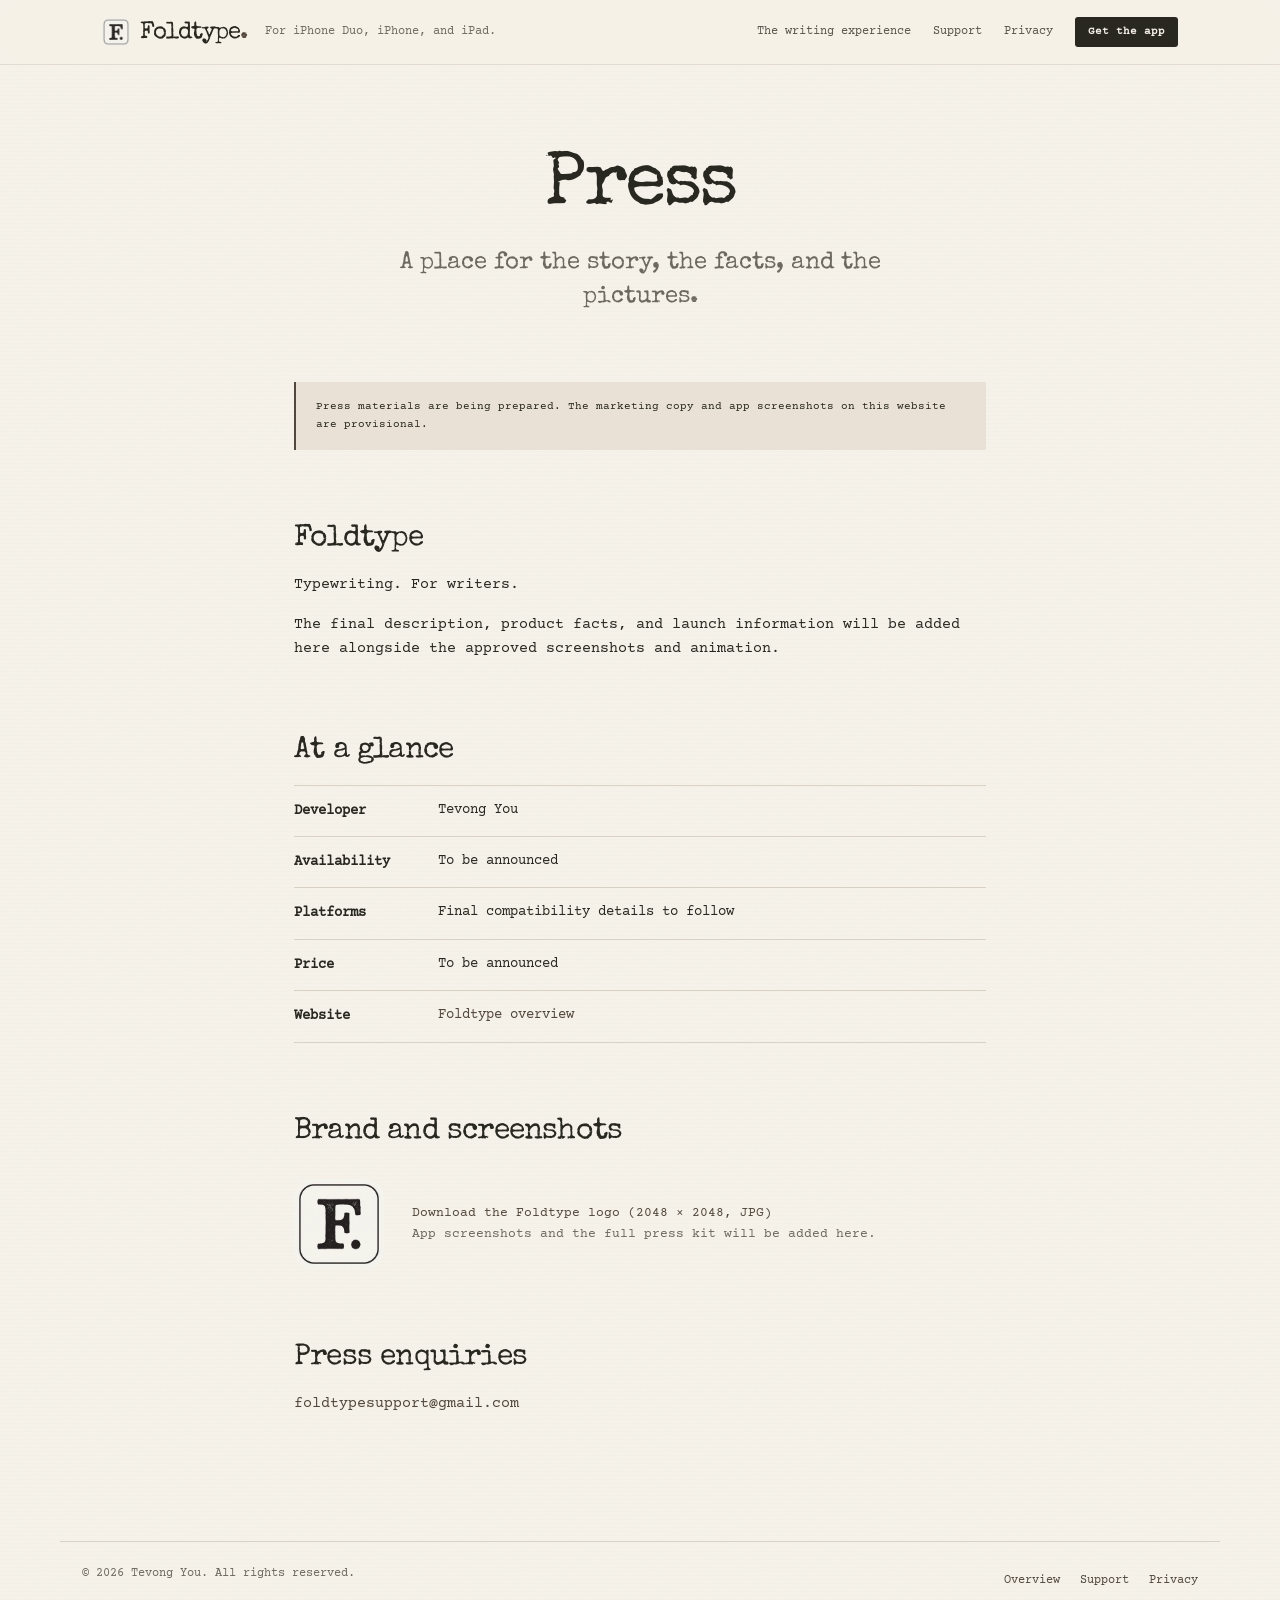
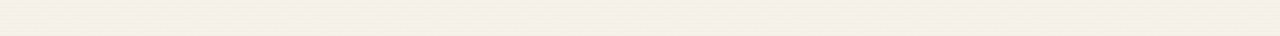
<file: press.html>
<!doctype html>
<html lang="en-GB">
<head>
<meta charset="utf-8">
<meta name="viewport" content="width=device-width, initial-scale=1">
<meta name="theme-color" content="#f5f1e8">
<title>Press · Foldtype</title>
<meta name="description" content="A place for the story, the facts, and the pictures.">
<link rel="canonical" href="https://foldleafreader.github.io/foldtype/press.html">
<link rel="icon" href="images/favicon.png" type="image/png">
<link rel="apple-touch-icon" href="images/apple-touch-icon.png">
<link rel="stylesheet" href="style.css">
<link rel="stylesheet" href="home.css">
<link rel="stylesheet" href="foldtype.css?v=public-v1-pages">
<script src="content.js?v=store-link-2" defer></script>
<script src="site.js?v=scroll-recovery-1" defer></script>
</head>
<body class="home doc">
<a class="skip-link" href="#main">Skip to content</a>
<header class="topbar"><div class="inner">
<div class="brand-group"><a class="brand" href="index.html" aria-label="Foldtype home"><img data-brand-image src="images/foldtype-logo-256.webp" alt="" width="28" height="28"><span class="brand-name">Foldtype<span class="brand-stop">.</span></span></a><span class="brand-platforms">For iPhone Duo, iPhone, and iPad.</span></div>
<nav aria-label="Main navigation"><a class="wide" href="index.html#experience">The writing experience</a><a href="support.html">Support</a><a class="wide" href="privacy.html">Privacy</a><a class="pill" href="https://apps.apple.com/app/id6822860496" data-store-link>Get the app</a></nav>
</div></header>
<main id="main"><section class="doc-head"><h1 class="reveal">Press</h1><p class="lede reveal">A place for the story, the facts, and the pictures.</p></section><div class="doc-body">
<p class="draft-notice reveal">Press materials are being prepared. The marketing copy and app screenshots on this website are provisional.</p>
<h2>Foldtype</h2><p>Typewriting. For writers.</p><p>The final description, product facts, and launch information will be added here alongside the approved screenshots and animation.</p>
<h2>At a glance</h2><dl class="facts-list"><div><dt>Developer</dt><dd>Tevong You</dd></div><div><dt>Availability</dt><dd>To be announced</dd></div><div><dt>Platforms</dt><dd>Final compatibility details to follow</dd></div><div><dt>Price</dt><dd>To be announced</dd></div><div><dt>Website</dt><dd><a href="index.html">Foldtype overview</a></dd></div></dl>
<h2>Brand and screenshots</h2><div class="press-logo-placeholder"><img data-brand-image src="images/foldtype-logo-256.webp" alt="Foldtype logo: a typewritten F and full stop" width="90" height="90"><p><a href="images/foldtype-logo.jpg" download>Download the Foldtype logo (2048 × 2048, JPG)</a><br>App screenshots and the full press kit will be added here.</p></div>
<h2>Press enquiries</h2><p data-support-email>Contact details coming soon.</p></div></main>
<footer class="home-footer"><p>© <span data-year>2026</span> Tevong You. All rights reserved.</p><nav aria-label="Footer navigation"><a href="index.html">Overview</a><a href="support.html">Support</a><a href="privacy.html">Privacy</a></nav></footer>
</body>
</html>
</file>
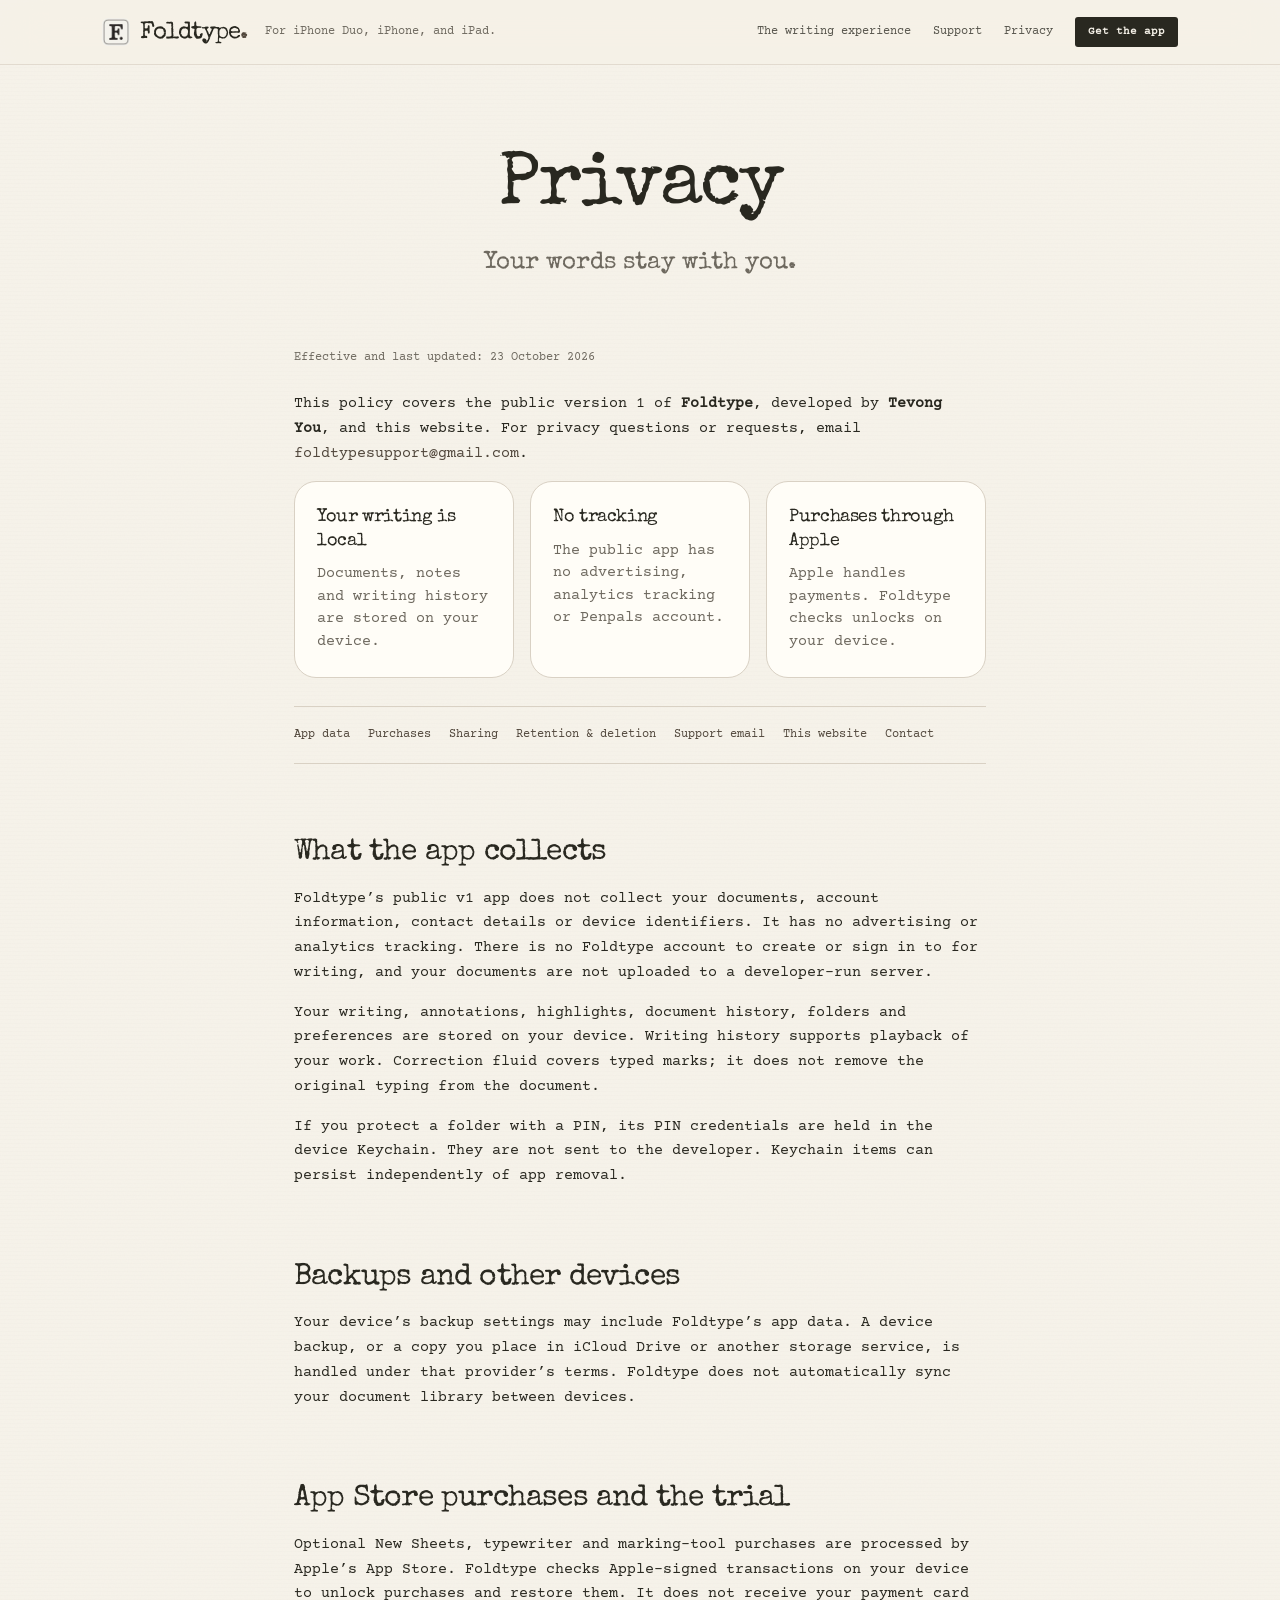
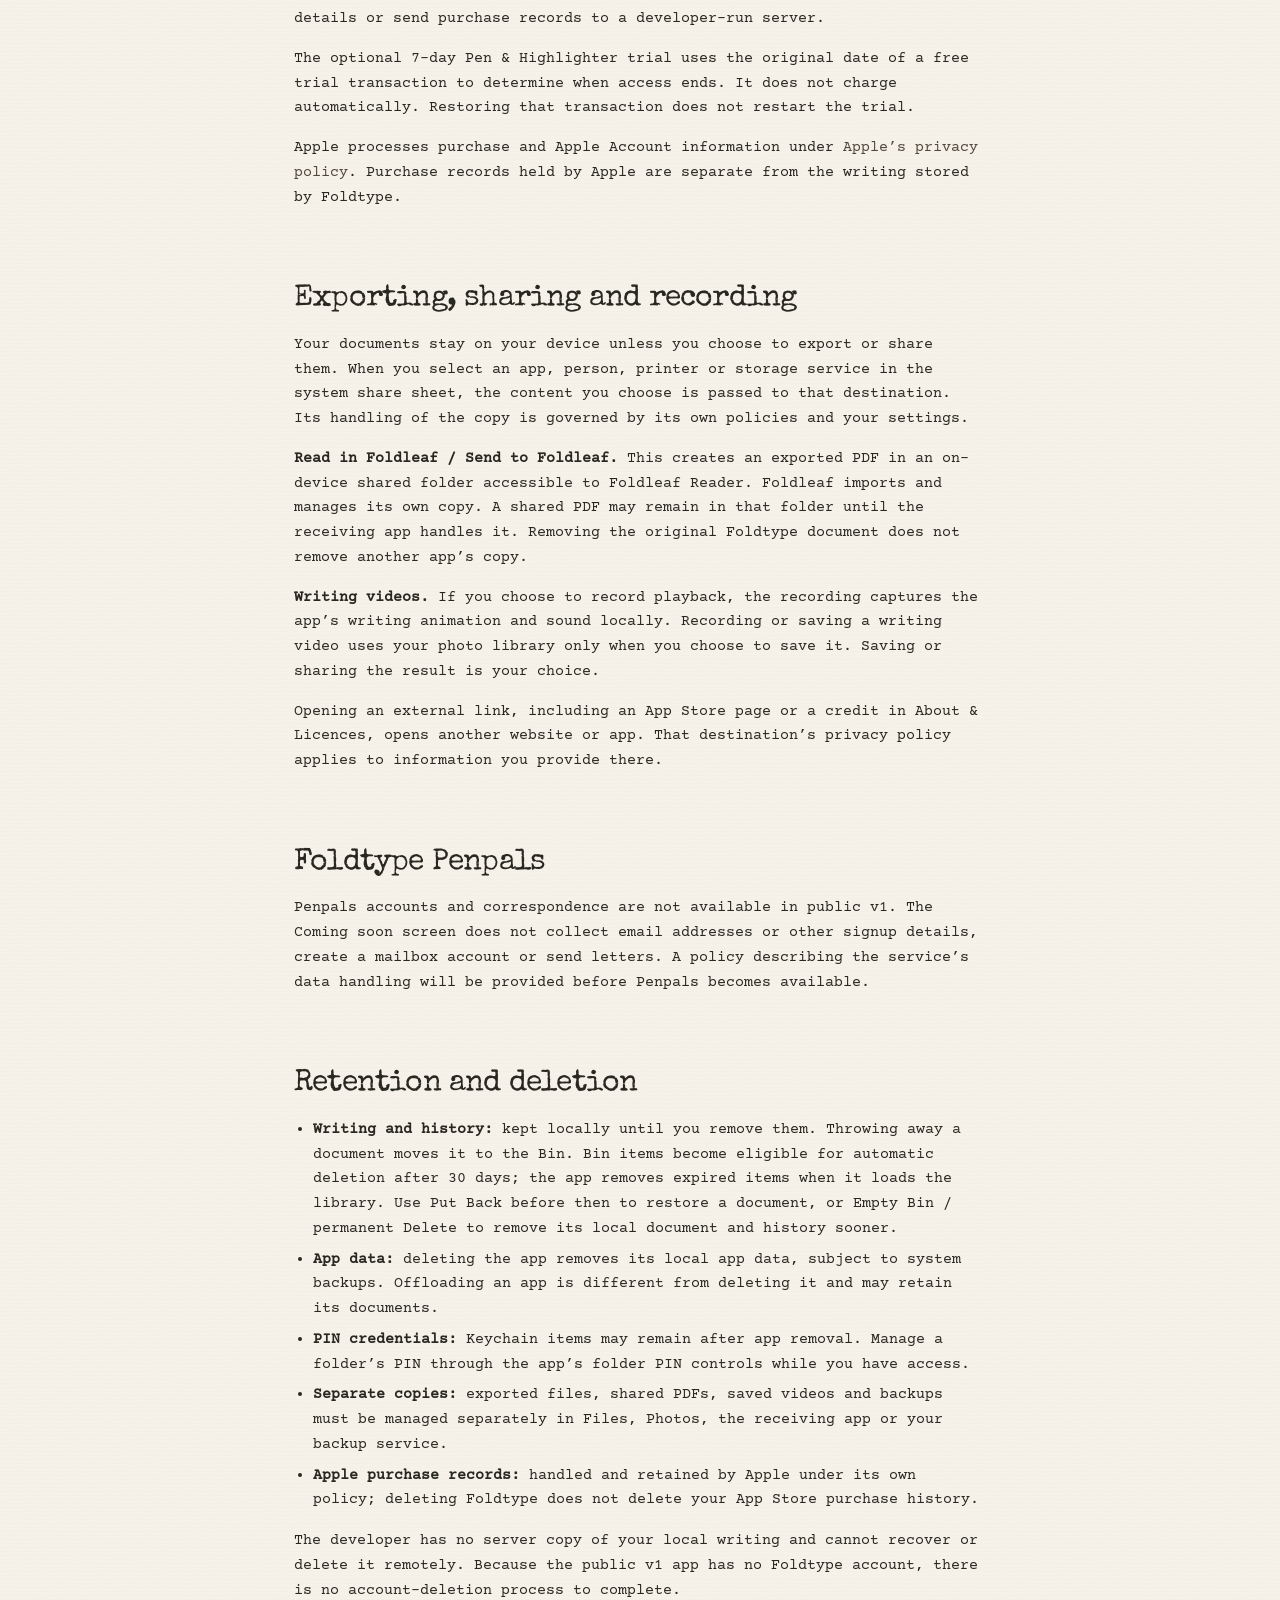
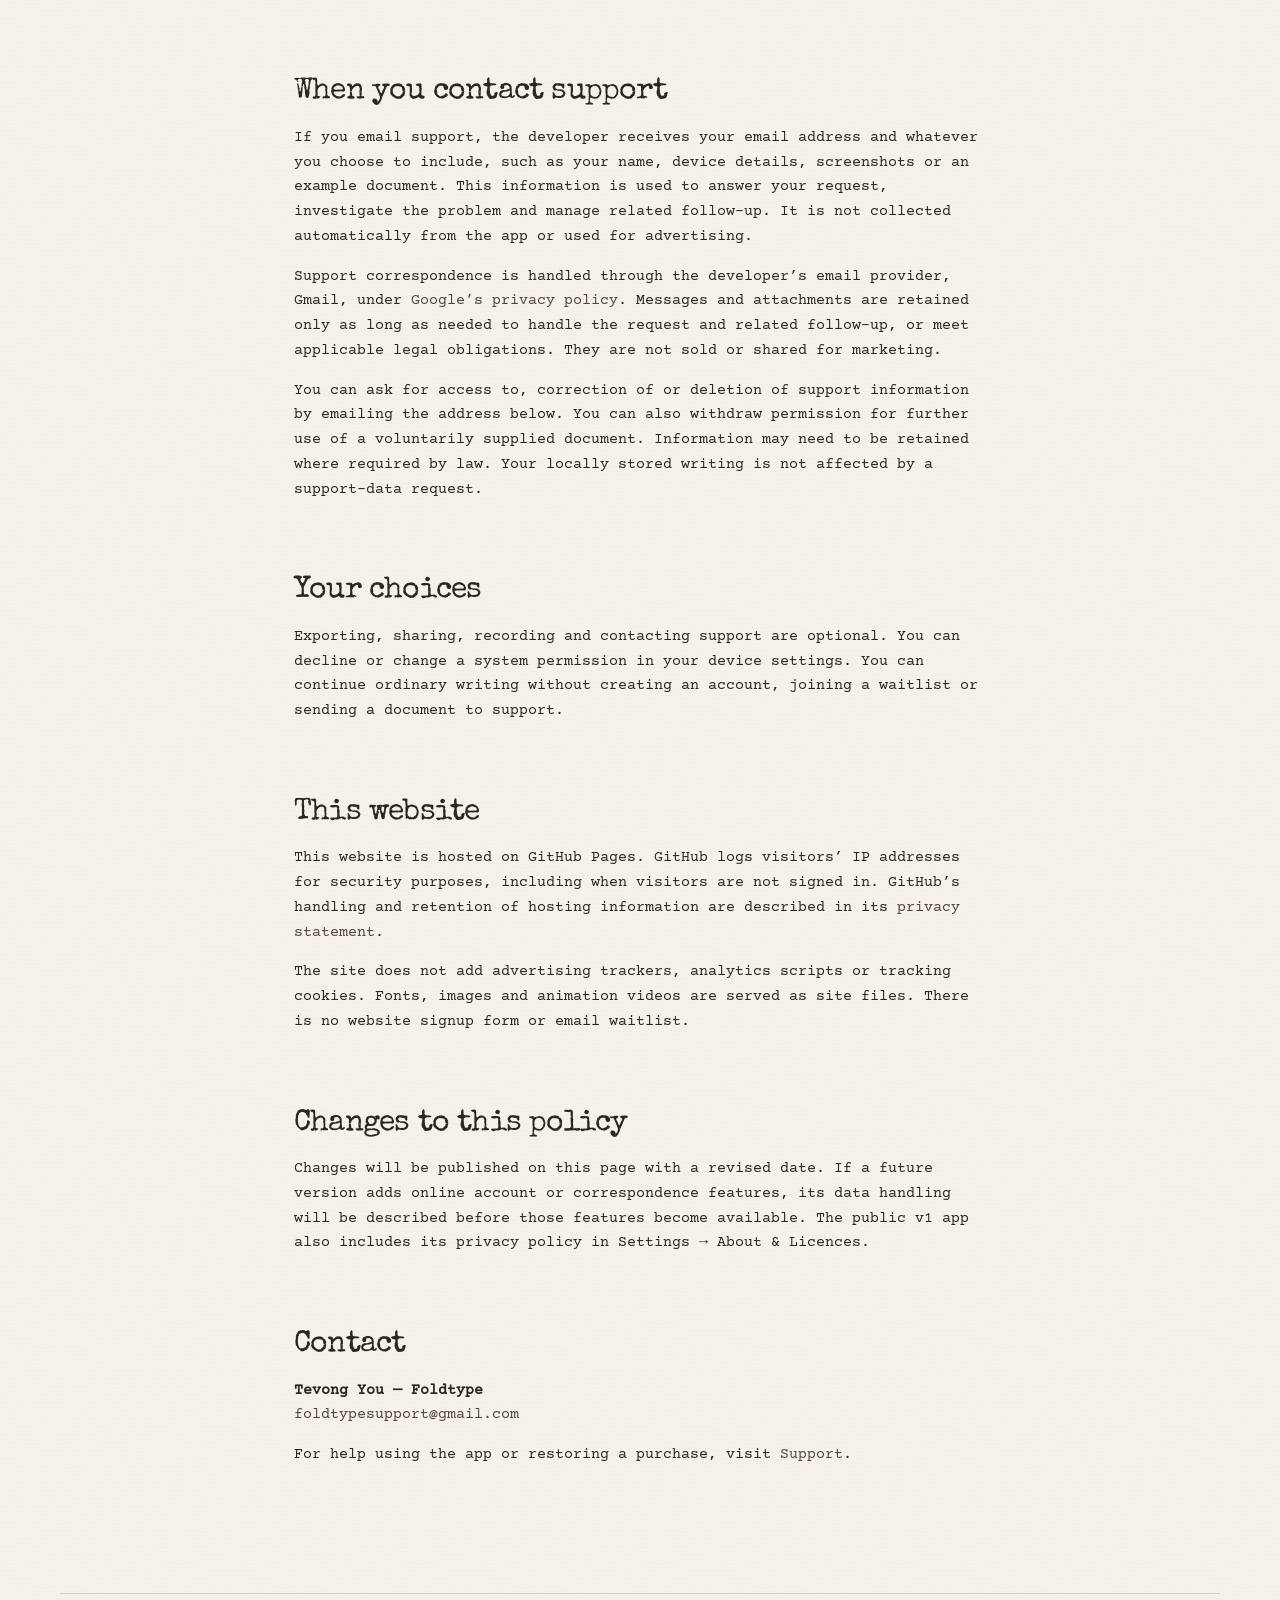
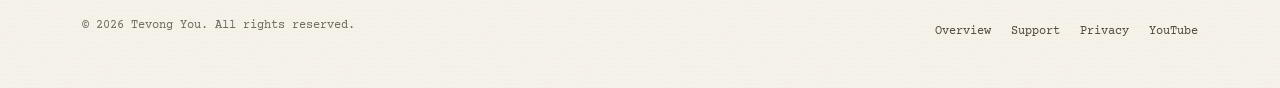
<file: privacy.html>
<!doctype html>
<html lang="en-GB">
<head>
<meta charset="utf-8">
<meta name="viewport" content="width=device-width, initial-scale=1">
<meta name="theme-color" content="#f5f1e8">
<meta name="apple-itunes-app" content="app-id=6822860496">
<title>Privacy · Foldtype</title>
<meta name="description" content="Foldtype public v1 privacy policy: local writing, Apple purchases, sharing, support email, retention and deletion.">
<link rel="canonical" href="https://foldleafreader.github.io/foldtype/privacy.html">
<link rel="icon" href="images/favicon.png" type="image/png">
<link rel="apple-touch-icon" href="images/apple-touch-icon.png">
<link rel="stylesheet" href="style.css">
<link rel="stylesheet" href="home.css">
<link rel="stylesheet" href="foldtype.css?v=public-v1-pages">
<script src="content.js?v=marketing-1" defer></script>
<script src="site.js?v=marketing-1" defer></script>
</head>
<body class="home doc">
<a class="skip-link" href="#main">Skip to content</a>
<header class="topbar"><div class="inner">
<div class="brand-group"><a class="brand" href="index.html" aria-label="Foldtype home"><img data-brand-image src="images/foldtype-logo-256.webp" alt="" width="28" height="28"><span class="brand-name">Foldtype<span class="brand-stop">.</span></span></a><span class="brand-platforms">For iPhone Duo, iPhone, and iPad.</span></div>
<nav aria-label="Main navigation"><a class="wide" href="index.html#experience">The writing experience</a><a href="support.html">Support</a><a class="wide" href="privacy.html">Privacy</a><a class="pill" href="https://apps.apple.com/app/id6822860496" data-store-link>Get the app</a></nav>
</div></header>
<main id="main">
<section class="doc-head">
  <h1>Privacy</h1>
  <p class="lede">Your words stay with you.</p>
</section>
<div class="doc-body">
  <p class="policy-date">Effective and last updated: <time datetime="2026-10-23">23 October 2026</time></p>
  <p>This policy covers the public version 1 of <strong>Foldtype</strong>, developed by <strong>Tevong You</strong>, and this website. For privacy questions or requests, email <a href="mailto:foldtypesupport@gmail.com?subject=Foldtype%20privacy">foldtypesupport@gmail.com</a>.</p>

  <div class="summary">
    <div><h2>Your writing is local</h2><p>Documents, notes and writing history are stored on your device.</p></div>
    <div><h2>No tracking</h2><p>The public app has no advertising, analytics tracking or Penpals account.</p></div>
    <div><h2>Purchases through Apple</h2><p>Apple handles payments. Foldtype checks unlocks on your device.</p></div>
  </div>

  <nav class="policy-contents" aria-label="Privacy policy contents"><a href="#app-data">App data</a><a href="#purchases">Purchases</a><a href="#sharing">Sharing</a><a href="#retention">Retention &amp; deletion</a><a href="#support-data">Support email</a><a href="#website">This website</a><a href="#contact">Contact</a></nav>

  <h2 id="app-data">What the app collects</h2>
  <p>Foldtype’s public v1 app does not collect your documents, account information, contact details or device identifiers. It has no advertising or analytics tracking. There is no Foldtype account to create or sign in to for writing, and your documents are not uploaded to a developer-run server.</p>
  <p>Your writing, annotations, highlights, document history, folders and preferences are stored on your device. Writing history supports playback of your work. Correction fluid covers typed marks; it does not remove the original typing from the document.</p>
  <p>If you protect a folder with a PIN, its PIN credentials are held in the device Keychain. They are not sent to the developer. Keychain items can persist independently of app removal.</p>

  <h2 id="backups">Backups and other devices</h2>
  <p>Your device’s backup settings may include Foldtype’s app data. A device backup, or a copy you place in iCloud Drive or another storage service, is handled under that provider’s terms. Foldtype does not automatically sync your document library between devices.</p>

  <h2 id="purchases">App Store purchases and the trial</h2>
  <p>Optional New Sheets, typewriter and marking-tool purchases are processed by Apple’s App Store. Foldtype checks Apple-signed transactions on your device to unlock purchases and restore them. It does not receive your payment card details or send purchase records to a developer-run server.</p>
  <p>The optional 7-day Pen &amp; Highlighter trial uses the original date of a free trial transaction to determine when access ends. It does not charge automatically. Restoring that transaction does not restart the trial.</p>
  <p>Apple processes purchase and Apple Account information under <a href="https://www.apple.com/legal/privacy/">Apple’s privacy policy</a>. Purchase records held by Apple are separate from the writing stored by Foldtype.</p>

  <h2 id="sharing">Exporting, sharing and recording</h2>
  <p>Your documents stay on your device unless you choose to export or share them. When you select an app, person, printer or storage service in the system share sheet, the content you choose is passed to that destination. Its handling of the copy is governed by its own policies and your settings.</p>
  <p><strong>Read in Foldleaf / Send to Foldleaf.</strong> This creates an exported PDF in an on-device shared folder accessible to Foldleaf Reader. Foldleaf imports and manages its own copy. A shared PDF may remain in that folder until the receiving app handles it. Removing the original Foldtype document does not remove another app’s copy.</p>
  <p><strong>Writing videos.</strong> If you choose to record playback, the recording captures the app’s writing animation and sound locally. Recording or saving a writing video uses your photo library only when you choose to save it. Saving or sharing the result is your choice.</p>
  <p>Opening an external link, including an App Store page or a credit in About &amp; Licences, opens another website or app. That destination’s privacy policy applies to information you provide there.</p>

  <h2 id="penpals">Foldtype Penpals</h2>
  <p>Penpals accounts and correspondence are not available in public v1. The Coming soon screen does not collect email addresses or other signup details, create a mailbox account or send letters. A policy describing the service’s data handling will be provided before Penpals becomes available.</p>

  <h2 id="retention">Retention and deletion</h2>
  <ul>
    <li><strong>Writing and history:</strong> kept locally until you remove them. Throwing away a document moves it to the Bin. Bin items become eligible for automatic deletion after 30 days; the app removes expired items when it loads the library. Use Put Back before then to restore a document, or Empty Bin / permanent Delete to remove its local document and history sooner.</li>
    <li><strong>App data:</strong> deleting the app removes its local app data, subject to system backups. Offloading an app is different from deleting it and may retain its documents.</li>
    <li><strong>PIN credentials:</strong> Keychain items may remain after app removal. Manage a folder’s PIN through the app’s folder PIN controls while you have access.</li>
    <li><strong>Separate copies:</strong> exported files, shared PDFs, saved videos and backups must be managed separately in Files, Photos, the receiving app or your backup service.</li>
    <li><strong>Apple purchase records:</strong> handled and retained by Apple under its own policy; deleting Foldtype does not delete your App Store purchase history.</li>
  </ul>
  <p>The developer has no server copy of your local writing and cannot recover or delete it remotely. Because the public v1 app has no Foldtype account, there is no account-deletion process to complete.</p>

  <h2 id="support-data">When you contact support</h2>
  <p>If you email support, the developer receives your email address and whatever you choose to include, such as your name, device details, screenshots or an example document. This information is used to answer your request, investigate the problem and manage related follow-up. It is not collected automatically from the app or used for advertising.</p>
  <p>Support correspondence is handled through the developer’s email provider, Gmail, under <a href="https://policies.google.com/privacy">Google’s privacy policy</a>. Messages and attachments are retained only as long as needed to handle the request and related follow-up, or meet applicable legal obligations. They are not sold or shared for marketing.</p>
  <p>You can ask for access to, correction of or deletion of support information by emailing the address below. You can also withdraw permission for further use of a voluntarily supplied document. Information may need to be retained where required by law. Your locally stored writing is not affected by a support-data request.</p>

  <h2 id="permissions">Your choices</h2>
  <p>Exporting, sharing, recording and contacting support are optional. You can decline or change a system permission in your device settings. You can continue ordinary writing without creating an account, joining a waitlist or sending a document to support.</p>

  <h2 id="website">This website</h2>
  <p>This website is hosted on GitHub Pages. GitHub logs visitors’ IP addresses for security purposes, including when visitors are not signed in. GitHub’s handling and retention of hosting information are described in its <a href="https://docs.github.com/en/site-policy/privacy-policies/github-general-privacy-statement">privacy statement</a>.</p>
  <p>The site does not add advertising trackers, analytics scripts or tracking cookies. Fonts, images and animation videos are served as site files. There is no website signup form or email waitlist.</p>

  <h2 id="changes">Changes to this policy</h2>
  <p>Changes will be published on this page with a revised date. If a future version adds online account or correspondence features, its data handling will be described before those features become available. The public v1 app also includes its privacy policy in Settings → About &amp; Licences.</p>

  <h2 id="contact">Contact</h2>
  <p><strong>Tevong You — Foldtype</strong><br><a href="mailto:foldtypesupport@gmail.com?subject=Foldtype%20privacy">foldtypesupport@gmail.com</a></p>
  <p>For help using the app or restoring a purchase, visit <a href="support.html">Support</a>.</p>
</div>
</main>
<footer class="home-footer"><p>© <span data-year>2026</span> Tevong You. All rights reserved.</p><nav aria-label="Footer navigation" data-social-nav><a href="index.html">Overview</a><a href="support.html">Support</a><a href="privacy.html">Privacy</a></nav></footer>
</body>
</html>
</file>
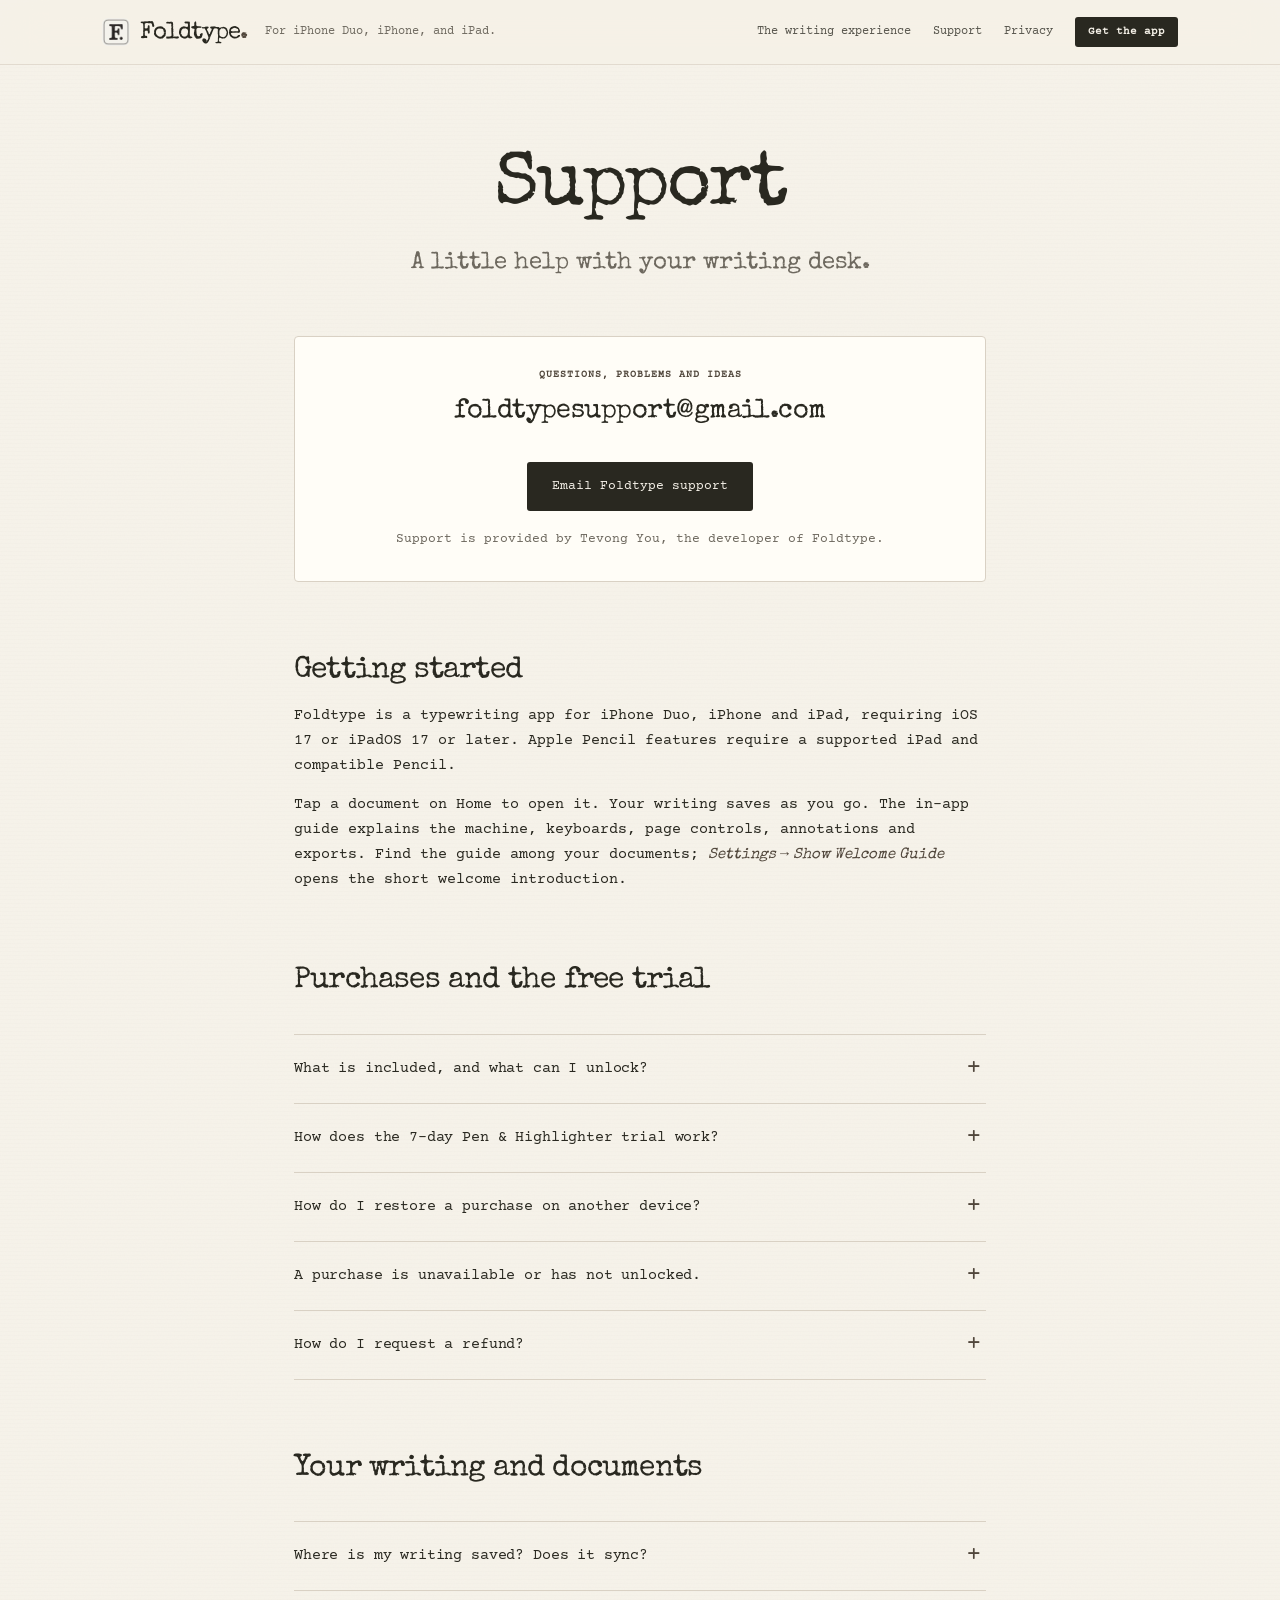
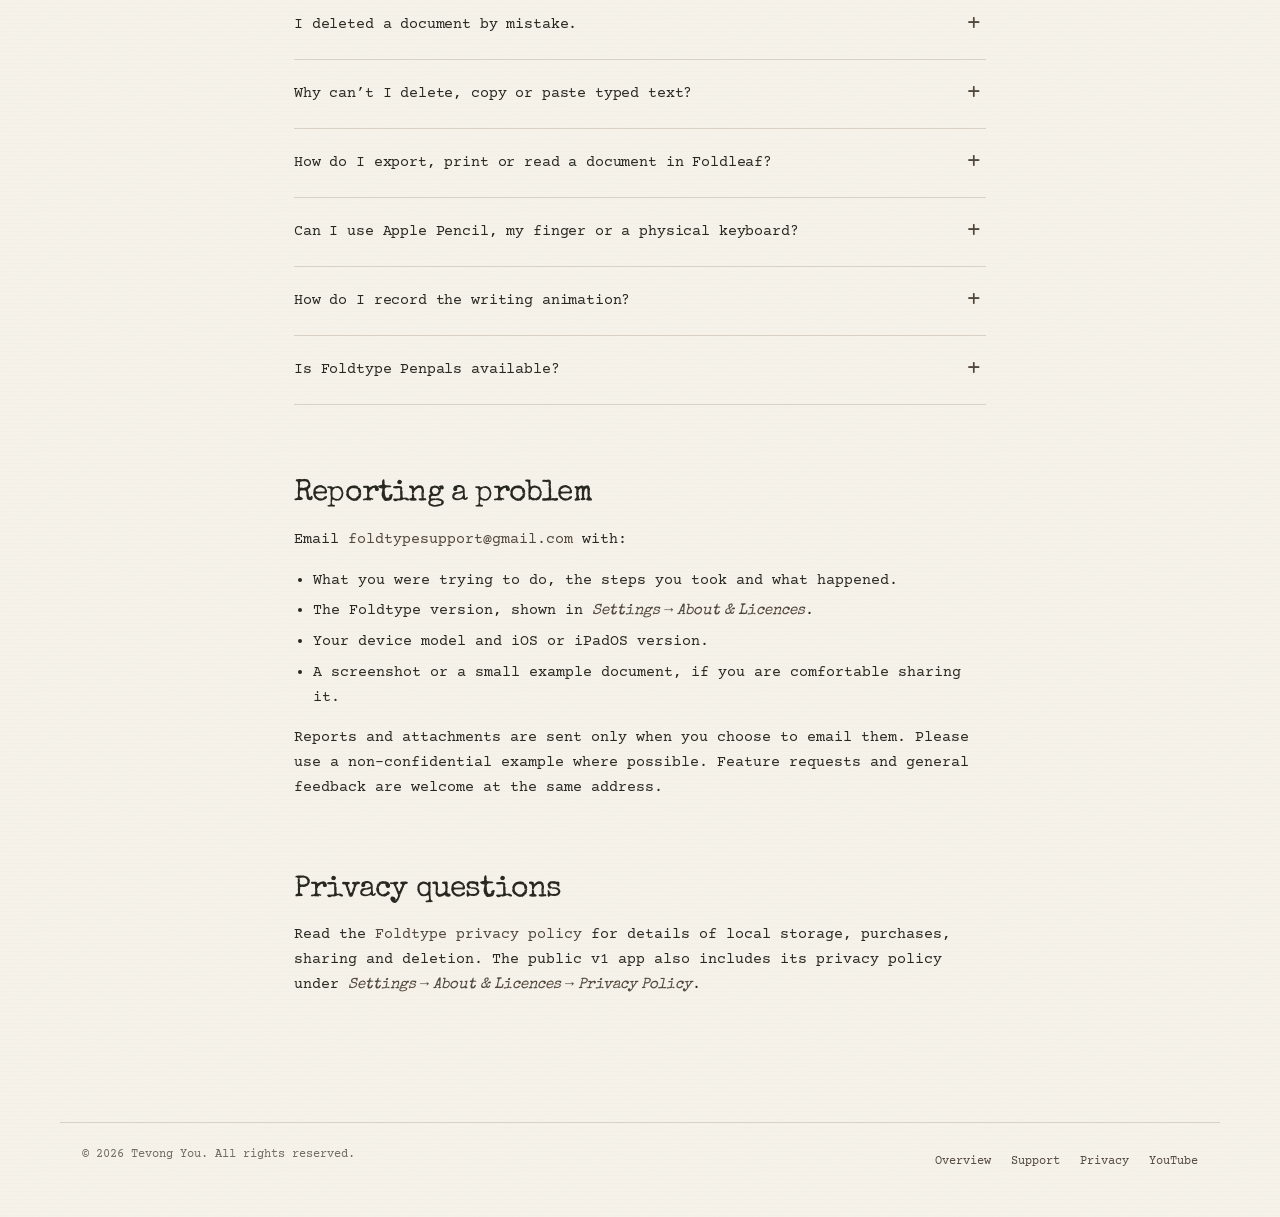
<file: support.html>
<!doctype html>
<html lang="en-GB">
<head>
<meta charset="utf-8">
<meta name="viewport" content="width=device-width, initial-scale=1">
<meta name="theme-color" content="#f5f1e8">
<meta name="apple-itunes-app" content="app-id=6822860496">
<title>Support · Foldtype</title>
<meta name="description" content="Foldtype support: contact the developer, restore purchases, use the 7-day trial, back up writing and recover documents.">
<link rel="canonical" href="https://foldleafreader.github.io/foldtype/support.html">
<link rel="icon" href="images/favicon.png" type="image/png">
<link rel="apple-touch-icon" href="images/apple-touch-icon.png">
<link rel="stylesheet" href="style.css">
<link rel="stylesheet" href="home.css">
<link rel="stylesheet" href="foldtype.css?v=public-v1-pages">
<script src="content.js?v=marketing-1" defer></script>
<script src="site.js?v=marketing-1" defer></script>
</head>
<body class="home doc">
<a class="skip-link" href="#main">Skip to content</a>
<header class="topbar"><div class="inner">
<div class="brand-group"><a class="brand" href="index.html" aria-label="Foldtype home"><img data-brand-image src="images/foldtype-logo-256.webp" alt="" width="28" height="28"><span class="brand-name">Foldtype<span class="brand-stop">.</span></span></a><span class="brand-platforms">For iPhone Duo, iPhone, and iPad.</span></div>
<nav aria-label="Main navigation"><a class="wide" href="index.html#experience">The writing experience</a><a href="support.html">Support</a><a class="wide" href="privacy.html">Privacy</a><a class="pill" href="https://apps.apple.com/app/id6822860496" data-store-link>Get the app</a></nav>
</div></header>
<main id="main">
<section class="doc-head">
  <h1>Support</h1>
  <p class="lede">A little help with your writing desk.</p>
</section>
<div class="doc-body">
  <div class="contact">
    <p class="contact-label">Questions, problems and ideas</p>
    <p class="contact-address"><a href="mailto:foldtypesupport@gmail.com">foldtypesupport@gmail.com</a></p>
    <a class="button" href="mailto:foldtypesupport@gmail.com?subject=Foldtype%20support">Email Foldtype support</a>
    <p class="muted">Support is provided by Tevong You, the developer of Foldtype.</p>
  </div>

  <h2 id="getting-started">Getting started</h2>
  <p>Foldtype is a typewriting app for iPhone Duo, iPhone and iPad, requiring iOS 17 or iPadOS 17 or later. Apple Pencil features require a supported iPad and compatible Pencil.</p>
  <p>Tap a document on Home to open it. Your writing saves as you go. The in-app guide explains the machine, keyboards, page controls, annotations and exports. Find the guide among your documents; <em>Settings → Show Welcome Guide</em> opens the short welcome introduction.</p>

  <h2 id="purchases">Purchases and the free trial</h2>
  <div class="questions">
    <details class="q"><summary>What is included, and what can I unlock?</summary>
      <p>Foldtype is free to download. You can try <em>Your first sheet</em> and the included documents with the Black Ashford Regent typewriter.</p>
      <p><strong>New Sheets</strong> is a permanent unlock for creating new documents and duplicating existing ones. It is not a pack of pages. You can keep reading, typing in and sharing your existing documents without this unlock.</p>
      <p>Other typewriters have separate permanent unlocks. <strong>Pen &amp; Highlighter</strong> unlocks both marking tools. These are one-time purchases, not subscriptions. Prices are shown in the app in your App Store currency before you confirm.</p>
    </details>
    <details class="q"><summary>How does the 7-day Pen &amp; Highlighter trial work?</summary>
      <p>Where available, choose <em>Start 7-day free trial</em> in the marking-tools purchase screen. The trial runs for seven days from the original free trial transaction. Restoring purchases or reinstalling the app does not restart it.</p>
      <p>There is no automatic charge and no subscription to cancel. When the trial ends, drawing, highlighting, erasing and note undo/redo require the permanent Pen &amp; Highlighter unlock. Existing notes and highlights remain available to read and share.</p>
    </details>
    <details class="q"><summary>How do I restore a purchase on another device?</summary>
      <p>Use the same Apple Account for App Store purchases, then open <em>Settings → Purchases &amp; Restore → Restore Purchases</em> in Foldtype. Restore Purchases is also available in an unlock screen. An internet connection is needed to check with Apple.</p>
      <p>Restoring an unlock does not restore your documents: writing is stored separately on each device. Keep a backup of your work.</p>
    </details>
    <details class="q"><summary>A purchase is unavailable or has not unlocked.</summary>
      <p>Check your internet connection and App Store sign-in, then use <em>Try again</em> on the purchase screen or <em>Restore Purchases</em>. If Apple is awaiting purchase approval, the unlock becomes available after the transaction is confirmed.</p>
      <p>If it still does not work, email support with the name of the unlock, the message displayed, your device and the app version. You do not need to delete the app to report a purchase problem.</p>
    </details>
    <details class="q"><summary>How do I request a refund?</summary>
      <p>Apple handles App Store billing and refund requests. Visit <a href="https://reportaproblem.apple.com/">reportaproblem.apple.com</a> or follow <a href="https://support.apple.com/en-gb/118223">Apple’s refund instructions</a>. Eligibility and decisions are handled by Apple.</p>
    </details>
  </div>

  <h2 id="documents">Your writing and documents</h2>
  <div class="questions">
    <details class="q"><summary>Where is my writing saved? Does it sync?</summary>
      <p>Foldtype saves writing, notes, highlights, folders and writing history locally on your device. It does not automatically sync your library between devices.</p>
      <p>In Files, look under <em>On My iPhone → Foldtype</em> or <em>On My iPad → Foldtype</em>. Copy the whole Foldtype folder to a safe location for a backup of your documents and writing history. Your device’s own backup settings may also include app data.</p>
      <p>A PDF export is useful for reading elsewhere, but is not a complete backup of an editable Foldtype document and its writing history.</p>
    </details>
    <details class="q"><summary>I deleted a document by mistake.</summary>
      <p>Open the <em>Bin</em> on Home, then use <em>Put Back</em> to restore the document. Thrown-away documents are kept there for 30 days before they become eligible for automatic deletion.</p>
      <p><em>Empty Bin</em> or a permanent <em>Delete</em> removes a document and its local writing history. The developer has no server copy to recover; a separate backup or exported copy may still be available.</p>
    </details>
    <details class="q"><summary>Why can’t I delete, copy or paste typed text?</summary>
      <p>Foldtype works like a manual typewriter. <em>Del</em> or <em>Backspace</em> steps back and covers a letter with correction fluid so you can type over it. The original mark stays underneath. The arrow keys move your view of the paper, not an editing cursor.</p>
      <p>You can export typed words as Plain Text or Markdown if you want to edit them in another app. Notes made with the pen have their own erasers and undo controls.</p>
    </details>
    <details class="q"><summary>How do I export, print or read a document in Foldleaf?</summary>
      <p>Touch and hold a document on Home and choose <em>Export</em>, or use <em>Share</em> in the annotation view. PDF (scanned look) preserves the paper and typewriter appearance; PDF (clean) uses selectable text. Both include notes. You can also export Page Images, Plain Text or Markdown.</p>
      <p>Plain Text and Markdown do not include handwritten notes or highlights. Choose PDF or page images when those marks matter. Use Print for AirPrint, or Read in Foldleaf / Send to Foldleaf to pass a PDF to Foldleaf Reader.</p>
    </details>
    <details class="q"><summary>Can I use Apple Pencil, my finger or a physical keyboard?</summary>
      <p>On a supported iPad, Apple Pencil can mark the page. Open <em>Read &amp; Annotate</em> for the full pen and highlighter controls. Marking requires the Pen &amp; Highlighter unlock or an active free trial.</p>
      <p>In the annotation view, turn off <em>Apple Pencil Only</em> to draw with a finger; use two fingers to move the page. Keyboard choices are under <em>Settings → Keyboard</em>. You can use the typewriter keys, iOS keyboard or a physical keyboard.</p>
    </details>
    <details class="q"><summary>How do I record the writing animation?</summary>
      <p>Touch and hold a document on Home and choose <em>Play Back Writing</em>. Use the recording button during playback and follow the system prompt. When recording ends, choose a framing option and save or share the video.</p>
      <p>The recording stays on the device until you choose to save or share it. Finish and export the recording before leaving the typewriter.</p>
    </details>
    <details class="q"><summary>Is Foldtype Penpals available?</summary>
      <p>Not in public version 1. The Penpals area is a coming-soon announcement. It does not create an account, send letters or collect email addresses for a waitlist. Details and an updated privacy policy will be provided before the service becomes available.</p>
    </details>
  </div>

  <h2 id="report-a-problem">Reporting a problem</h2>
  <p>Email <a href="mailto:foldtypesupport@gmail.com?subject=Foldtype%20problem%20report">foldtypesupport@gmail.com</a> with:</p>
  <ul>
    <li>What you were trying to do, the steps you took and what happened.</li>
    <li>The Foldtype version, shown in <em>Settings → About &amp; Licences</em>.</li>
    <li>Your device model and iOS or iPadOS version.</li>
    <li>A screenshot or a small example document, if you are comfortable sharing it.</li>
  </ul>
  <p>Reports and attachments are sent only when you choose to email them. Please use a non-confidential example where possible. Feature requests and general feedback are welcome at the same address.</p>

  <h2 id="privacy-help">Privacy questions</h2>
  <p>Read the <a href="privacy.html">Foldtype privacy policy</a> for details of local storage, purchases, sharing and deletion. The public v1 app also includes its privacy policy under <em>Settings → About &amp; Licences → Privacy Policy</em>.</p>
</div>
</main>
<footer class="home-footer"><p>© <span data-year>2026</span> Tevong You. All rights reserved.</p><nav aria-label="Footer navigation" data-social-nav><a href="index.html">Overview</a><a href="support.html">Support</a><a href="privacy.html">Privacy</a></nav></footer>
</body>
</html>
</file>
<file: style.css>
/* Written by scripts/site.py. The app's own colours: paper, ink and the
   leaf's green, light and dark, in one stylesheet for three pages. */
:root {
  --paper: #f6f1e7;
  --ink: #1e2420;
  --muted: #5c6660;
  --leaf: #2f6b46;
  --line: #ddd4c4;
  --card: #fffdf8;
}
@media (prefers-color-scheme: dark) {
  :root {
    --paper: #12150f;
    --ink: #ece7dc;
    --muted: #9aa49c;
    --leaf: #7bb38d;
    --line: #2a2f27;
    --card: #191d16;
  }
}
* { box-sizing: border-box; }
body {
  margin: 0;
  padding: 0 16px 96px;
  background: var(--paper);
  color: var(--ink);
  font: 17px/1.6 -apple-system, BlinkMacSystemFont, "Segoe UI", Roboto, Helvetica, Arial, sans-serif;
  -webkit-text-size-adjust: 100%;
}
main, header, footer { max-width: 42rem; margin: 0 auto; }
header { padding: 56px 0 8px; }
a { color: var(--leaf); }
h1 { font-size: 2rem; line-height: 1.2; margin: 0 0 8px; letter-spacing: -0.02em; }
h2 { font-size: 1.25rem; margin: 40px 0 8px; letter-spacing: -0.01em; }
h3 { font-size: 1rem; margin: 28px 0 4px; }
p, li { color: var(--ink); }
.lede { font-size: 1.15rem; color: var(--muted); margin-top: 0; }
.muted { color: var(--muted); }
nav { margin: 24px 0 0; font-size: 0.95rem; }
nav a { margin-right: 18px; }
.card {
  background: var(--card);
  border: 1px solid var(--line);
  border-radius: 14px;
  padding: 18px 20px;
  margin: 24px 0;
}
.card p:first-child { margin-top: 0; }
.card p:last-child { margin-bottom: 0; }
ul { padding-left: 1.2em; }
li { margin: 6px 0; }
mark.todo {
  background: #ffdede;
  color: #8c1d1d;
  padding: 1px 6px;
  border-radius: 5px;
  font-size: 0.9em;
}
@media (prefers-color-scheme: dark) {
  mark.todo { background: #4a1f1f; color: #ffc9c9; }
}
footer {
  margin-top: 64px;
  padding-top: 20px;
  border-top: 1px solid var(--line);
  font-size: 0.9rem;
  color: var(--muted);
}
</file>
<file: home.css>
/* Written by scripts/site.py. The home page: a product page that unfolds as
   it is scrolled, in the same paper, ink and leaf as the other pages. */
body.home { padding: 0; overflow-x: hidden; }
/* Wider than the other pages, which keep to a column of text. */
.home main, .home header.topbar { max-width: none; margin: 0; padding: 0; }
.home a { text-decoration: none; }
.home img { display: block; max-width: 100%; height: auto; }

/* The bar along the top, which the page slides under. */
.topbar {
  position: sticky; top: 0; z-index: 10;
  background: color-mix(in srgb, var(--paper) 78%, transparent);
  -webkit-backdrop-filter: saturate(180%) blur(20px);
  backdrop-filter: saturate(180%) blur(20px);
  border-bottom: 1px solid color-mix(in srgb, var(--line) 70%, transparent);
}
.topbar .inner {
  max-width: 1120px; margin: 0 auto; padding: 0 22px; height: 52px;
  display: flex; align-items: center; gap: 22px;
}
.brand { display: flex; align-items: center; gap: 10px; color: var(--ink); font-weight: 600; letter-spacing: -0.01em; }
.brand img { width: 28px; height: 28px; border-radius: 7px; }
.topbar nav { margin: 0 0 0 auto; display: flex; align-items: center; gap: 22px; font-size: 0.88rem; }
.topbar nav a { color: var(--ink); opacity: 0.78; margin: 0; }
.topbar nav a:hover { opacity: 1; }
.topbar nav a.pill { opacity: 1; color: #fff; }
@media (max-width: 860px) { .topbar nav a.wide { display: none; } }
/* What the bar's links go to, clear of the bar as they come to rest. */
.home [id] { scroll-margin-top: 64px; }
@media (max-width: 480px) { .brand span { display: none; } .topbar nav { gap: 16px; } }

/* Buttons. */
.pill, .button {
  display: inline-block; border-radius: 980px; font-weight: 600; white-space: nowrap;
  background: var(--leaf); color: #fff;
}
.pill { padding: 5px 13px; font-size: 0.82rem; }
.button { padding: 13px 26px; font-size: 1.02rem; }
@media (prefers-color-scheme: dark) { .pill, .button, .topbar nav a.pill { color: #12150f; } }
.soon { background: transparent; color: var(--ink); box-shadow: inset 0 0 0 1.5px var(--line); }
.more { color: var(--leaf); font-weight: 500; font-size: 1.02rem; }
.more::after { content: " \203A"; }
.actions { display: flex; flex-wrap: wrap; align-items: center; justify-content: center; gap: 18px 28px; margin-top: 30px; }

/* The opening: the icon, the name, and an iPad that tips up as you scroll. */
.hero { text-align: center; padding: 76px 22px 0; }
.hero .icon { width: 116px; height: 116px; margin: 0 auto; border-radius: 26px; box-shadow: 0 14px 34px -10px rgba(30, 36, 32, 0.35); }
.hero h1 { font-size: clamp(2.8rem, 8vw, 5.4rem); line-height: 1.02; letter-spacing: -0.04em; margin: 30px 0 12px; }
.hero .tagline { font-size: clamp(1.35rem, 3.4vw, 2.1rem); line-height: 1.2; letter-spacing: -0.02em; color: var(--muted); font-weight: 500; margin: 0; }
.stage { perspective: 1800px; max-width: 1160px; margin: 56px auto 0; padding: 0 22px; }
.stage img { width: 100%; border-radius: 22px; transform-origin: 50% 0; box-shadow: 0 40px 90px -30px rgba(30, 36, 32, 0.45); }

/* A sentence that lights up word by word as it passes. */
.statement {
  max-width: 1000px; margin: 0 auto; padding: 150px 22px;
  font-size: clamp(1.9rem, 4.6vw, 3.5rem); line-height: 1.12; letter-spacing: -0.03em; font-weight: 700;
}
.statement p { margin: 0; color: var(--ink); }
.js .statement .w { opacity: 0.16; transition: opacity 0.25s linear; }
.js .statement .w.lit { opacity: 1; }

/* The sections. */
.section { max-width: 1160px; margin: 0 auto; padding: 110px 22px; }
.head { text-align: center; max-width: 46rem; margin: 0 auto 56px; }
.eyebrow { color: var(--leaf); font-weight: 600; font-size: 1.05rem; margin: 0 0 12px; }
.head h2 { font-size: clamp(2.1rem, 5.4vw, 3.8rem); line-height: 1.04; letter-spacing: -0.035em; margin: 0 0 18px; }
.head p.lead { font-size: clamp(1.1rem, 2.1vw, 1.4rem); line-height: 1.45; color: var(--muted); margin: 0; }
.shot { width: 100%; border-radius: 20px; box-shadow: 0 28px 70px -30px rgba(30, 36, 32, 0.45); }
.two-up { display: grid; grid-template-columns: 1fr 1fr; gap: 26px; }
@media (max-width: 780px) { .two-up { grid-template-columns: 1fr; } }

/* Galleries that scroll sideways, edge to edge, with buttons beneath. */
.gallery {
  display: flex; gap: 26px; overflow-x: auto; scroll-snap-type: x mandatory;
  padding: 10px max(22px, calc((100vw - 1116px) / 2)) 40px;
  scroll-padding: 0 max(22px, calc((100vw - 1116px) / 2));
  scrollbar-width: none;
}
.gallery::-webkit-scrollbar { display: none; }
.gallery > * { flex: 0 0 min(84vw, 860px); scroll-snap-align: start; margin: 0; }
.gallery.phones > * { flex-basis: min(64vw, 300px); }
.gallery.wide > * { flex-basis: min(84vw, 760px); }
.paddles { display: flex; justify-content: flex-end; gap: 14px; max-width: 1160px; margin: -8px auto 0; padding: 0 22px; }
.paddles button {
  width: 42px; height: 42px; border-radius: 50%; border: 0; cursor: pointer;
  background: color-mix(in srgb, var(--ink) 10%, transparent); color: var(--ink);
  font: 600 1.25rem/1 -apple-system, BlinkMacSystemFont, sans-serif;
}
.paddles button:hover { background: color-mix(in srgb, var(--ink) 16%, transparent); }

/* The iPhone, on a dark band. */
.band { background: #1e2420; color: #f6f1e7; padding: 10px 0 120px; }
.band .head p.lead { color: #b9c2bb; }
.band .eyebrow { color: #8fc5a0; }
.band .paddles button { background: rgba(246, 241, 231, 0.12); color: #f6f1e7; }
.band .shot { box-shadow: 0 30px 70px -30px rgba(0, 0, 0, 0.8); }
.sideways { max-width: 1160px; margin: 90px auto 0; padding: 0 22px; }
.sideways h3 { text-align: center; font-size: clamp(1.6rem, 3.4vw, 2.4rem); letter-spacing: -0.03em; margin: 0 0 30px; }
@media (prefers-color-scheme: dark) { .band { background: #0b0d0a; } }

/* The facts, as cards. */
.facts { display: grid; grid-template-columns: repeat(3, 1fr); gap: 22px; }
@media (max-width: 900px) { .facts { grid-template-columns: 1fr 1fr; } }
@media (max-width: 580px) { .facts { grid-template-columns: 1fr; } }
.fact { background: var(--card); border: 1px solid var(--line); border-radius: 24px; padding: 30px 28px; }
.fact h3 { font-size: 1.3rem; letter-spacing: -0.015em; margin: 0 0 10px; }
.fact p { margin: 0; color: var(--muted); line-height: 1.5; }

/* The close. */
.finale { text-align: center; padding: 60px 22px 150px; }
.finale .icon { width: 84px; height: 84px; margin: 0 auto 26px; border-radius: 19px; }
.finale h2 { font-size: clamp(2.4rem, 6vw, 4.4rem); letter-spacing: -0.04em; line-height: 1.04; margin: 0 0 10px; }
.finale p { color: var(--muted); font-size: 1.2rem; margin: 0; }

/* What readers have said, under the button, before the first picture: a
   gallery of its own, edge to edge out of the opening's margins. */
.hero .gallery.reviews { margin: 56px -22px 0; padding-bottom: 28px; }
.gallery.reviews > .review-col {
  flex-basis: min(84vw, 420px);
  display: flex; flex-direction: column; gap: 16px;
}
.review-col > .review { flex: 1 1 auto; }
/* A short review on its own: as tall as its words, centred in the column. */
.review-col.lone { justify-content: center; }
.review-col.lone > .review { flex: 0 0 auto; }
/* Centred while they all fit across; from the start once they scroll, when
   the margins come to nothing. */
.gallery.reviews > :first-child { margin-left: auto; }
.gallery.reviews > :last-child { margin-right: auto; }
.paddles[hidden] { display: none; }
.hero .paddles { padding: 0; }
.review {
  margin: 0; text-align: left;
  background: var(--card); border: 1px solid var(--line); border-radius: 22px;
  padding: 18px 24px;
  /* A short quote beside a long one: centred in its card, the name still at
     the foot, rather than a gap at the bottom. */
  display: flex; flex-direction: column;
}
.review .stars { color: #e0a800; font-size: 1rem; letter-spacing: 0.12em; padding-left: 0.12em; margin: 0 0 6px; text-align: center; }
.review blockquote { margin: auto 0; font-size: 0.95rem; line-height: 1.5; color: var(--ink); font-style: italic; }
.review blockquote p { margin: 0; }
.review figcaption { margin-top: 8px; color: var(--muted); font-weight: 600; font-size: 0.88rem; text-align: right; }
.review figcaption::before { content: "— "; }
.home-footer {
  max-width: 1160px; margin: 0 auto; padding: 22px 22px 60px; border-top: 1px solid var(--line);
  display: flex; flex-wrap: wrap; justify-content: space-between; gap: 12px;
  font-size: 0.88rem; color: var(--muted);
}
.home-footer p { margin: 0; color: var(--muted); }
.home-footer nav { margin: 0; display: flex; gap: 20px; }

/* Support and Privacy: a heading like the home page's, then a column of text. */
.doc-head { text-align: center; padding: 84px 22px 20px; }
.doc-head h1 { font-size: clamp(2.6rem, 7vw, 4.6rem); line-height: 1.02; letter-spacing: -0.04em; margin: 0 0 18px; }
.doc-head .lede { max-width: 38rem; margin: 0 auto; font-size: clamp(1.15rem, 2.2vw, 1.45rem); line-height: 1.4; color: var(--muted); }
.doc-body { max-width: 46rem; margin: 0 auto; padding: 36px 22px 110px; }
.doc-body h2 { font-size: clamp(1.6rem, 3vw, 2.1rem); letter-spacing: -0.025em; line-height: 1.15; margin: 72px 0 16px; }
.doc-body p, .doc-body li { line-height: 1.65; }
.doc-body a { color: var(--leaf); }
.doc-body a:hover { text-decoration: underline; }
.doc-body a.button { color: #fff; margin: 6px 0 18px; }
.doc-body a.button:hover { text-decoration: none; }
@media (prefers-color-scheme: dark) { .doc-body a.button { color: #12150f; } }
.contact { background: var(--card); border: 1px solid var(--line); border-radius: 28px; padding: 40px 28px 32px; text-align: center; }
.contact p { margin: 0; }
.contact .contact-label { color: var(--leaf); font-weight: 600; }
.contact .contact-address { font-size: clamp(1.3rem, 3.4vw, 1.9rem); font-weight: 600; letter-spacing: -0.02em; margin: 6px 0 22px; overflow-wrap: anywhere; }
.questions { border-bottom: 1px solid var(--line); }
details.q { border-top: 1px solid var(--line); }
details.q summary {
  list-style: none; cursor: pointer; padding: 22px 44px 22px 0; position: relative;
  font-size: 1.18rem; font-weight: 600; letter-spacing: -0.01em;
}
details.q summary::-webkit-details-marker { display: none; }
details.q summary::after {
  content: "+"; position: absolute; right: 4px; top: 50%; transform: translateY(-50%);
  color: var(--leaf); font-size: 1.6rem; font-weight: 400; transition: transform 0.25s ease;
}
details.q[open] summary::after { transform: translateY(-50%) rotate(45deg); }
details.q > p { margin: 0 0 16px; color: var(--ink); }
details.q > p:last-child { margin-bottom: 26px; }
.summary { display: grid; grid-template-columns: repeat(3, 1fr); gap: 16px; margin-bottom: 28px; }
@media (max-width: 680px) { .summary { grid-template-columns: 1fr; } }
.summary > div { background: var(--card); border: 1px solid var(--line); border-radius: 22px; padding: 24px 22px; }
.summary h3 { font-size: 1.1rem; letter-spacing: -0.01em; margin: 0 0 6px; }
.summary p { margin: 0; color: var(--muted); line-height: 1.5; font-size: 0.97rem; }

/* Press: the fact sheet and the images to download. */
.facts-list { margin: 0; border-top: 1px solid var(--line); }
.facts-list > div { display: grid; grid-template-columns: 11rem 1fr; gap: 16px; padding: 14px 0; border-bottom: 1px solid var(--line); }
@media (max-width: 560px) { .facts-list > div { grid-template-columns: 1fr; gap: 2px; } }
.facts-list dt { font-weight: 600; }
.facts-list dd { margin: 0; color: var(--ink); line-height: 1.55; }
.press-icon { display: flex; align-items: center; gap: 22px; }
.press-icon img { width: 96px; height: 96px; border-radius: 22px; box-shadow: 0 10px 26px -10px rgba(30, 36, 32, 0.4); }
.press-grid { display: grid; grid-template-columns: repeat(2, 1fr); gap: 16px; }
.press-grid.phones { grid-template-columns: repeat(3, 1fr); align-items: start; }
.press-grid a { display: block; }
.press-grid img { width: 100%; border-radius: 12px; box-shadow: 0 12px 30px -16px rgba(30, 36, 32, 0.45); transition: transform 0.2s ease; }
.press-grid a:hover img { transform: translateY(-3px); }

/* What appears as it scrolls into view. Without script, or with motion
   reduced, everything is simply there. */
.js .reveal {
  opacity: 0; transform: translateY(56px);
  transition: opacity 1.1s cubic-bezier(0.2, 0.65, 0.2, 1), transform 1.1s cubic-bezier(0.2, 0.65, 0.2, 1);
  transition-delay: calc(var(--i, 0) * 110ms);
}
.js .reveal.in { opacity: 1; transform: none; }
@media (prefers-reduced-motion: reduce) {
  .js .reveal { opacity: 1; transform: none; transition: none; }
  .js .statement .w { opacity: 1; }
  .stage img { transform: none !important; }
  .gallery { scroll-behavior: auto; }
}
</file>
<file: foldtype.css>
@font-face {
  font-family: 'Foldtype Typewriter';
  src: url('images/fonts/special-elite.woff') format('woff');
  font-weight: 400;
  font-style: normal;
  font-display: swap;
}
@font-face {
  font-family: 'Foldtype Courier';
  src: url('images/fonts/courier-prime.woff') format('woff');
  font-weight: 400;
  font-style: normal;
  font-display: swap;
}
/* Foldtype adaptation of the Foldleaf product-page template.
   Foldleaf's sticky bar, sections, galleries and document layouts are retained. */
:root{--paper:#f5f1e8;--ink:#292820;--muted:#6e695f;--leaf:#51473c;--line:#d9d1c4;--card:#fffdf7;--serif:Georgia,'Times New Roman',serif;--mono:'Courier New',Courier,monospace;color-scheme:light}
@media(prefers-color-scheme:dark){:root{--paper:#f5f1e8;--ink:#292820;--muted:#6e695f;--leaf:#51473c;--line:#d9d1c4;--card:#fffdf7}}
html{scroll-behavior:smooth}body{font-size:16px}.home{overflow-x:clip}button{font:inherit}a:focus-visible,button:focus-visible,summary:focus-visible,[tabindex]:focus-visible{outline:3px solid var(--leaf);outline-offset:5px}[hidden]{display:none!important}.skip-link{position:fixed;top:-100px;left:16px;padding:10px 18px;background:var(--ink);color:var(--paper);z-index:20}.skip-link:focus{top:8px}.topbar .inner{height:64px}.brand{font-family:var(--serif);font-size:24px;letter-spacing:-1px}.brand img{border-radius:6px}.brand-stop{color:var(--leaf)}.topbar nav{font-size:12px}.pill,.button{border-radius:3px;background:var(--ink);color:var(--paper)}.topbar nav a.pill{color:var(--paper)}.button{font-weight:500;padding:14px 25px;font-size:13px}.button span{margin-left:30px}.pill{font-size:11px;padding:6px 13px}.button:hover,.pill:hover{background:var(--leaf)}.more{font-family:var(--mono);font-size:11px;letter-spacing:.3px}.hero{padding-top:68px}.hero .eyebrow{margin-bottom:26px}.hero .icon{width:92px;height:92px;border-radius:20px;box-shadow:0 12px 30px -15px #29282050}.hero h1{font-family:var(--serif);font-weight:normal;font-size:clamp(68px,10vw,128px);letter-spacing:-7px;margin:22px 0 13px}.hero .tagline{font-family:var(--serif);font-size:clamp(28px,4vw,46px);font-weight:normal;line-height:1.12;letter-spacing:-1.5px;color:var(--ink)}em{font-family:var(--serif);color:var(--leaf);font-weight:normal}.hero-intro{font-size:14px;line-height:1.75;color:var(--muted);margin:22px auto 0}.eyebrow{font-family:var(--mono);font-size:10px;text-transform:uppercase;letter-spacing:2px;font-weight:normal}.head h2,.finale h2,.doc-head h1{font-family:var(--serif);font-weight:normal;letter-spacing:-2.7px}.head h2{font-size:clamp(42px,5.5vw,68px);line-height:1.08}.head p.lead{font-size:16px;line-height:1.7;max-width:520px;margin-inline:auto}.stage{margin-top:65px}.typewriter-scene{background:#e8e1d4;position:relative;overflow:hidden;padding:25px 5% 30px;border:1px solid #ded5c6;min-height:650px}.scene-label,.scene-caption,.sheet-heading,.sheet-date,.sheet-signature{font-family:var(--mono);font-size:9px}.scene-label{display:flex;justify-content:space-between;letter-spacing:1.5px;color:#706757}.sheet-stack{position:relative;width:60%;max-width:520px;margin:40px auto -5px;transform:rotate(-4deg);z-index:1}.sheet-stack::before{content:'';position:absolute;inset:7px -7px -5px 5px;transform:rotate(2deg);background:#e1dacb}.typewriter-sheet{position:relative;text-align:left;background:#fffdf7;padding:28px 35px 30px;box-shadow:0 12px 30px #29282014}.sheet-heading{display:flex;justify-content:space-between;letter-spacing:1px;padding-bottom:15px;border-bottom:1px solid #ddd4c4;color:#706757}.sheet-date{margin:22px 0 20px;color:#81796d}.typed-lines{font-family:var(--mono);font-size:clamp(19px,2.8vw,30px);line-height:1.5;letter-spacing:-1.5px;margin:0}.typed-lines em{font-family:inherit;font-style:normal}.sheet-signature{color:#81796d;margin:27px 0 0}.type-cursor{color:var(--leaf);animation:blink 1.3s steps(1) infinite}@keyframes blink{50%{opacity:0}}.typewriter-body{width:72%;max-width:650px;margin:auto;padding:0 30px 24px;position:relative;z-index:2;transform:rotate(2deg);background:linear-gradient(140deg,#454239,#23231e);border:1px solid #33332a;border-bottom:9px solid #1d1d18;border-radius:12px 12px 28px 28px;box-shadow:0 30px 35px -18px #29282066}.carriage{display:flex;align-items:center;gap:8px;transform:translateY(-4px)}.carriage span{width:16px;height:17px;background:#1b1c17;border-radius:4px}.carriage b{height:9px;background:#928b7c;box-shadow:inset 0 3px #b7ae9d;flex:1;border-radius:3px}.typewriter-name{font-family:var(--mono);font-size:8px;letter-spacing:2px;color:#bbb3a2;margin:8px 0 18px}.key-row{display:flex;justify-content:center;gap:10px;margin-top:9px}.key-row span{display:grid;place-items:center;flex:0 1 39px;min-width:0;height:32px;border-radius:50%;background:#e7e0d2;color:#454033;border:2px solid #8b8475;box-shadow:0 3px #14140f;font-family:var(--mono);font-size:11px}.key-row .space-key{flex:0 1 200px;height:19px;border-radius:4px;margin-top:6px}.scene-caption{font-size:9px;color:#706757;margin:35px 0 0}.statement{font-family:var(--serif);font-size:clamp(30px,4.5vw,54px);font-weight:normal;letter-spacing:-1.6px;line-height:1.2;max-width:1000px;padding:125px 22px}.js .statement .w{opacity:.25}.js .statement .w.lit{opacity:1}.section{padding-block:90px}.writing-showcase{margin:0;background:#443f37;padding:27px 35px 22px;color:#e8e2d6;position:relative}.desk-toolbar{display:flex;justify-content:space-between;font-family:var(--mono);font-size:9px;letter-spacing:1px}.desk-toolbar>span:last-child{opacity:.75;font-size:8px}.desk-layout{display:grid;grid-template-columns:.6fr 1fr;align-items:center;gap:45px;padding:45px 12% 30px 6%}.desk-layout aside{text-align:left;font-family:var(--mono);font-size:10px;letter-spacing:2px;line-height:1.8;display:flex;flex-direction:column;align-items:flex-start;gap:25px}.desk-letter{font-family:var(--serif);font-size:80px;letter-spacing:-5px;line-height:1}.desk-layout aside p{color:#dbd5c9;margin:0}.desk-layout aside em{color:#dbd5c9;font-size:21px;letter-spacing:0;line-height:1.3}.desk-rule{width:65px;border-top:1px solid #dad5c84d}.desk-paper{text-align:left;background:#fffdf5;color:#292820;transform:rotate(2deg);padding:40px 44px;box-shadow:9px 9px #00000012}.paper-kicker{font-family:var(--mono);font-size:9px;color:#81796d!important;margin:0 0 32px}.desk-paper h3{font-family:var(--serif);font-size:47px;font-weight:normal;line-height:1.05;letter-spacing:-2px;margin:0 0 26px}.desk-paper>p:not(.paper-kicker){font-family:var(--mono);font-size:11px;color:#484338;line-height:1.9;max-width:280px;margin-bottom:16px}.paper-signature{display:block;font-family:var(--serif);font-style:italic;font-size:17px;margin-top:32px}.writing-showcase figcaption{font-family:var(--mono);font-size:9px;text-align:center;color:#e8e2d6;margin-top:18px}.motion-section{padding-top:50px}.motion-frame{aspect-ratio:16/8;background:#4d463c;color:#f9ecda;padding:30px 35px;display:flex;flex-direction:column;overflow:hidden;position:relative}.film-header,.film-footer{font-family:var(--mono);font-size:9px;letter-spacing:1.5px;display:flex;justify-content:space-between;z-index:1}.film-footer{margin-top:auto;border-top:1px solid #f9ecda55;padding-top:17px}.film-letter{font-family:var(--serif);font-size:clamp(150px,27vw,370px);letter-spacing:-25px;position:absolute;line-height:1;left:50%;top:43%;transform:translate(-50%,-50%) rotate(-10deg);color:#f1e3cf}.band{background:#292a23;color:#f5f1e8;padding-bottom:75px}.band .eyebrow{color:#ddab8e}.band .head p.lead{color:#c3bdaf}.band h2{color:#f5f1e8}.band .gallery-intro{padding-bottom:0}.band .head{margin-bottom:40px}.gallery.wide>*{flex-basis:min(82vw,660px)}.gallery-placeholder{background:#e9e1d2;color:#292820;aspect-ratio:4/3;padding:30px 35px;display:flex;flex-direction:column}.gallery-placeholder.alternate{background:#c0b199;color:#292820}.gallery-placeholder.third{background:#615c4e;color:#f9efdf}.placeholder-index,.placeholder-foot{font-family:var(--mono);font-size:9px;letter-spacing:1px}.placeholder-foot{margin-top:auto;opacity:.85}.gallery-placeholder>p{font-family:var(--serif);font-size:clamp(32px,4.5vw,63px);letter-spacing:-2px;line-height:1.05;color:inherit;margin:40px 0}.gallery-placeholder.alternate em,.gallery-placeholder.third em{color:inherit}.gallery figcaption{color:#c7c0b0;font-family:var(--mono);font-size:10px;margin-top:18px}.gallery:focus-visible{outline-offset:-5px}.band .paddles button{width:44px;height:44px}.duo-placeholder{background:#e8e1d4;border:1px solid #ded5c6;padding:30px 35px;min-height:370px;display:flex;flex-direction:column;gap:40px}.fold-lines{display:grid;grid-template-columns:1fr 1fr;align-items:stretch;min-height:230px}.fold-lines span{font-family:var(--serif);font-size:clamp(25px,5vw,65px);display:grid;place-items:center;letter-spacing:-2px;background:#f8f4eb;box-shadow:0 10px 20px #2928200d}.fold-lines span:first-child{border-right:1px solid #c9bfab;transform:perspective(1000px) rotateY(-7deg);transform-origin:right}.fold-lines span:last-child{color:var(--leaf);transform:perspective(1000px) rotateY(7deg);transform-origin:left}.finale{padding-top:65px;padding-bottom:110px}.finale h2{font-size:clamp(42px,5.7vw,72px);letter-spacing:-2.8px}.finale p:not(.eyebrow){font-size:15px;line-height:1.65}.finale .icon{width:72px;height:72px;border-radius:15px}.finale .eyebrow{margin-bottom:18px}.release-note{font-family:var(--mono);font-size:10px;color:var(--muted)}.home-footer{font-family:var(--mono);font-size:10px;gap:20px;padding-bottom:40px}.home-footer nav{font-size:10px;flex-wrap:wrap;gap:20px}.home-footer nav a{margin:0}.doc-head{padding-top:85px}.doc-head h1{font-size:clamp(46px,7vw,76px)}.doc-head .lede{font-family:var(--serif);font-size:24px;line-height:1.45;max-width:550px}.doc-body h2{font-family:var(--serif);font-weight:normal;font-size:30px;letter-spacing:-.8px}.doc-body p,.doc-body li{font-size:15px}.doc-body .contact{border-radius:4px;padding:30px}.doc-body .contact-label{font-family:var(--mono);font-size:10px;letter-spacing:1px;text-transform:uppercase}.doc-body .contact-address{font-family:var(--serif);font-weight:normal}.doc-body .contact p.muted{font-size:13px}.draft-notice{border-left:2px solid var(--leaf);padding:16px 20px;background:#e9e1d5;font-family:var(--mono);font-size:11px!important;line-height:1.8}.doc-body a.button{color:var(--paper)}.doc-body a.button:hover{background:var(--leaf)}.doc-body .questions{margin-top:35px}.doc-body details.q summary{font-size:15px;font-weight:500}.doc-body details.q>p{font-size:14px;color:var(--muted)}.doc-body .facts-list>div{grid-template-columns:8rem 1fr;font-size:14px}.press-logo-placeholder{display:flex;gap:28px;align-items:center;margin-top:30px}.press-logo-placeholder img{width:90px;border-radius:18px}.press-logo-placeholder p{color:var(--muted);font-size:13px}.media-image{display:block;width:100%;height:auto;max-height:900px;object-fit:contain}.media-video{width:100%;display:block;max-height:700px;background:#292820}.motion-frame.has-media,.typewriter-scene.has-media{padding:0;min-height:0;aspect-ratio:auto;background:transparent;border:0}.writing-showcase.has-media{padding:0;background:transparent}.writing-showcase.has-media figcaption{color:var(--muted)}.gallery figure.has-media img{aspect-ratio:4/3;object-fit:contain;background:#eee7db}.duo-placeholder.has-media{display:block;padding:0;background:transparent;min-height:0;border:0}
@media(prefers-color-scheme:dark){.pill,.button,.doc-body a.button,.topbar nav a.pill{color:var(--paper)}.band{background:#292a23}}
@media(max-width:780px){.hero{padding-top:45px}.hero h1{letter-spacing:-4px}.stage{padding:0;margin-top:45px}.typewriter-scene{min-height:0;padding:20px 18px 25px}.sheet-stack{width:74%;margin-top:35px}.typewriter-sheet{padding:24px}.typed-lines{font-size:22px}.typewriter-body{width:90%;padding-inline:24px}.key-row{gap:8px}.key-row span{height:30px}.statement{padding-block:80px}.section{padding-block:65px}.head{margin-bottom:35px}.desk-layout{padding:35px 2% 20px 0;gap:20px}.desk-paper{padding:35px 28px}.desk-paper h3{font-size:40px}.writing-showcase{padding:20px 24px}.desk-letter{font-size:65px}.desk-layout aside{font-size:8px;letter-spacing:1px}.desk-layout aside em{font-size:18px}.motion-frame{aspect-ratio:4/3;padding:25px}.film-letter{font-size:250px;letter-spacing:-20px}.duo-placeholder{min-height:300px;padding:24px}.fold-lines{min-height:170px}.finale{padding-bottom:85px}}
@media(max-width:480px){.brand span{display:inline}.brand{font-size:22px}.brand img{display:none}.topbar .inner{height:58px;padding-inline:18px;gap:10px}.topbar nav{gap:16px}.topbar nav a{font-size:11px}.hero .icon{width:76px;height:76px;border-radius:16px}.hero h1{font-size:77px}.hero .eyebrow{font-size:8px;letter-spacing:1.5px}.hero .tagline{font-size:33px}.hero-intro{font-size:13px}.actions{gap:15px 22px}.sheet-stack{width:86%}.typewriter-sheet{padding:22px 20px 25px}.sheet-heading{font-size:7px}.sheet-date{font-size:8px}.typed-lines{font-size:20px;letter-spacing:-1px}.sheet-signature{font-size:8px;margin-top:22px}.typewriter-body{width:100%;padding:0 15px 18px;border-bottom-width:6px;border-radius:9px 9px 20px 20px}.key-row{gap:6px;margin-top:7px}.key-row span{height:24px;font-size:9px;flex-basis:25px}.key-row .space-key{flex-basis:140px;height:14px}.typewriter-name{font-size:6px;margin-bottom:12px}.scene-label{font-size:7px}.scene-caption{font-size:8px;max-width:240px;margin-inline:auto;line-height:1.8}.head h2{font-size:44px;letter-spacing:-2px}.head p.lead{font-size:14px}.statement{font-size:32px;letter-spacing:-1px}.desk-layout{grid-template-columns:1fr;padding:28px 0 10px}.desk-layout aside{display:none}.desk-toolbar{font-size:7px;gap:14px;letter-spacing:.5px}.desk-toolbar>span:last-child{font-size:7px;text-align:right}.writing-showcase{padding:20px 17px}.desk-paper{padding:33px 25px}.writing-showcase figcaption{font-size:8px;line-height:1.8}.motion-frame{padding:20px}.film-header,.film-footer{font-size:8px;letter-spacing:.8px}.film-letter{font-size:180px;letter-spacing:-16px}.gallery-placeholder{padding:24px;aspect-ratio:1.1}.gallery-placeholder>p{font-size:40px;margin:35px 0}.placeholder-index,.placeholder-foot{font-size:8px}.gallery figcaption{font-size:9px}.duo-placeholder{padding:22px 18px;gap:30px;min-height:280px}.fold-lines span{letter-spacing:-1px;font-size:31px}.finale h2{font-size:43px}.finale .actions{flex-direction:column}.home-footer{padding-top:23px}.doc-head .lede{font-size:22px}.doc-body{padding-top:25px}.doc-body .facts-list>div{grid-template-columns:1fr}.press-logo-placeholder{align-items:flex-start}}
@media(prefers-reduced-motion:reduce){html{scroll-behavior:auto}*,*::before,*::after{animation:none!important;transition:none!important}.typewriter-scene{transform:none!important}}

/* Real brand artwork, with full-image framing and readable space around it. */
.brand-banner{display:block;width:100%;height:auto!important;border-radius:0!important;box-shadow:none!important;transform:none!important}
.hero h1{font-family:var(--mono);font-weight:700;letter-spacing:-7px}
.finale{position:relative;isolation:isolate;overflow:hidden}
.finale::before{content:'';position:absolute;inset:0 0 0 65%;z-index:-1;background:url('images/type-scatter-800.webp') center / cover no-repeat;opacity:.16;mask-image:linear-gradient(to right,transparent,#000 65%);-webkit-mask-image:linear-gradient(to right,transparent,#000 65%)}
@media(max-width:480px){.hero h1{font-size:67px;letter-spacing:-6px}.finale::before{left:50%;opacity:.09}}

/* The app's own typewriter faces, with paper grain over the existing colour. */
:root {
  --typewriter: 'Foldtype Typewriter', 'American Typewriter', 'Courier New', monospace;
  --serif: var(--typewriter);
  --mono: 'Foldtype Courier', 'Courier New', monospace;
}
body {
  font-family: var(--mono);
  background-color: var(--paper);
  background-image: url('images/paper-grain.svg'),
    repeating-linear-gradient(0deg, #68523a03 0, #68523a03 1px, transparent 1px, transparent 4px);
  background-size: 240px 240px, 100% 4px;
  background-blend-mode: soft-light, multiply;
}
.brand { font-weight: 400; }

/* Align the visible typewriter lettering with the logo, not its tall font metrics. */
.brand-group { display: flex; align-items: center; gap: 18px; min-width: 0; }
.topbar .brand { flex: 0 0 auto; height: 28px; align-items: center; line-height: 28px; gap: 10px; }
.topbar .brand img { display: block; width: 28px; height: 28px; flex: 0 0 28px; }
.topbar .brand-name { display: block; line-height: 28px; transform: translateY(.035em); }
.brand-platforms {
  display: block;
  font: 400 12px/28px var(--mono);
  letter-spacing: 0;
  color: var(--muted);
  white-space: nowrap;
  transform: translateY(.041em);
}
@media (max-width: 640px) {
  .topbar .inner {
    display: grid;
    grid-template-columns: minmax(0, 1fr) auto;
    grid-template-rows: 28px 18px;
    align-content: center;
    column-gap: 12px;
    row-gap: 8px;
    height: 88px;
    padding: 12px 18px;
  }
  .brand-group { display: contents; }
  .topbar .brand { grid-column: 1; grid-row: 1; justify-self: start; font-size: 22px; gap: 8px; }
  .topbar nav { grid-column: 2; grid-row: 1; margin: 0; gap: 12px; }
  .brand-platforms { grid-column: 1 / -1; grid-row: 2; font-size: 11px; line-height: 18px; transform: none; }
  .home [id] { scroll-margin-top: 100px; }
}
@media (max-width: 360px) {
  .topbar .inner { padding-inline: 14px; column-gap: 10px; }
  .topbar nav { gap: 10px; }
  .topbar nav a { font-size: 10px; }
  .topbar nav .pill { padding-inline: 10px; }
}

/* Public support and privacy pages: readable paper surfaces in either OS appearance. */
.doc-body .summary h2 { font-size: 18px; line-height: 1.3; letter-spacing: -.02em; margin: 0 0 10px; }
.policy-date { font-family: var(--mono); font-size: 12px !important; color: var(--muted); margin-bottom: 24px; }
.policy-contents { display: flex; flex-wrap: wrap; gap: 8px 18px; padding: 16px 0; border-block: 1px solid var(--line); }
.policy-contents a { margin: 0; font-size: 12px; line-height: 2; }
.home.doc h2[id] { scroll-margin-top: 105px; }
.doc-body .contact-address { font-size: clamp(18px, 3.2vw, 27px); }
.doc-body .contact-address a { color: var(--ink); }
.home-footer { font-size: 12px; }
.home-footer nav { font-size: 12px; }
.home-footer nav a { display: inline-flex; align-items: center; min-height: 32px; }
</file>
